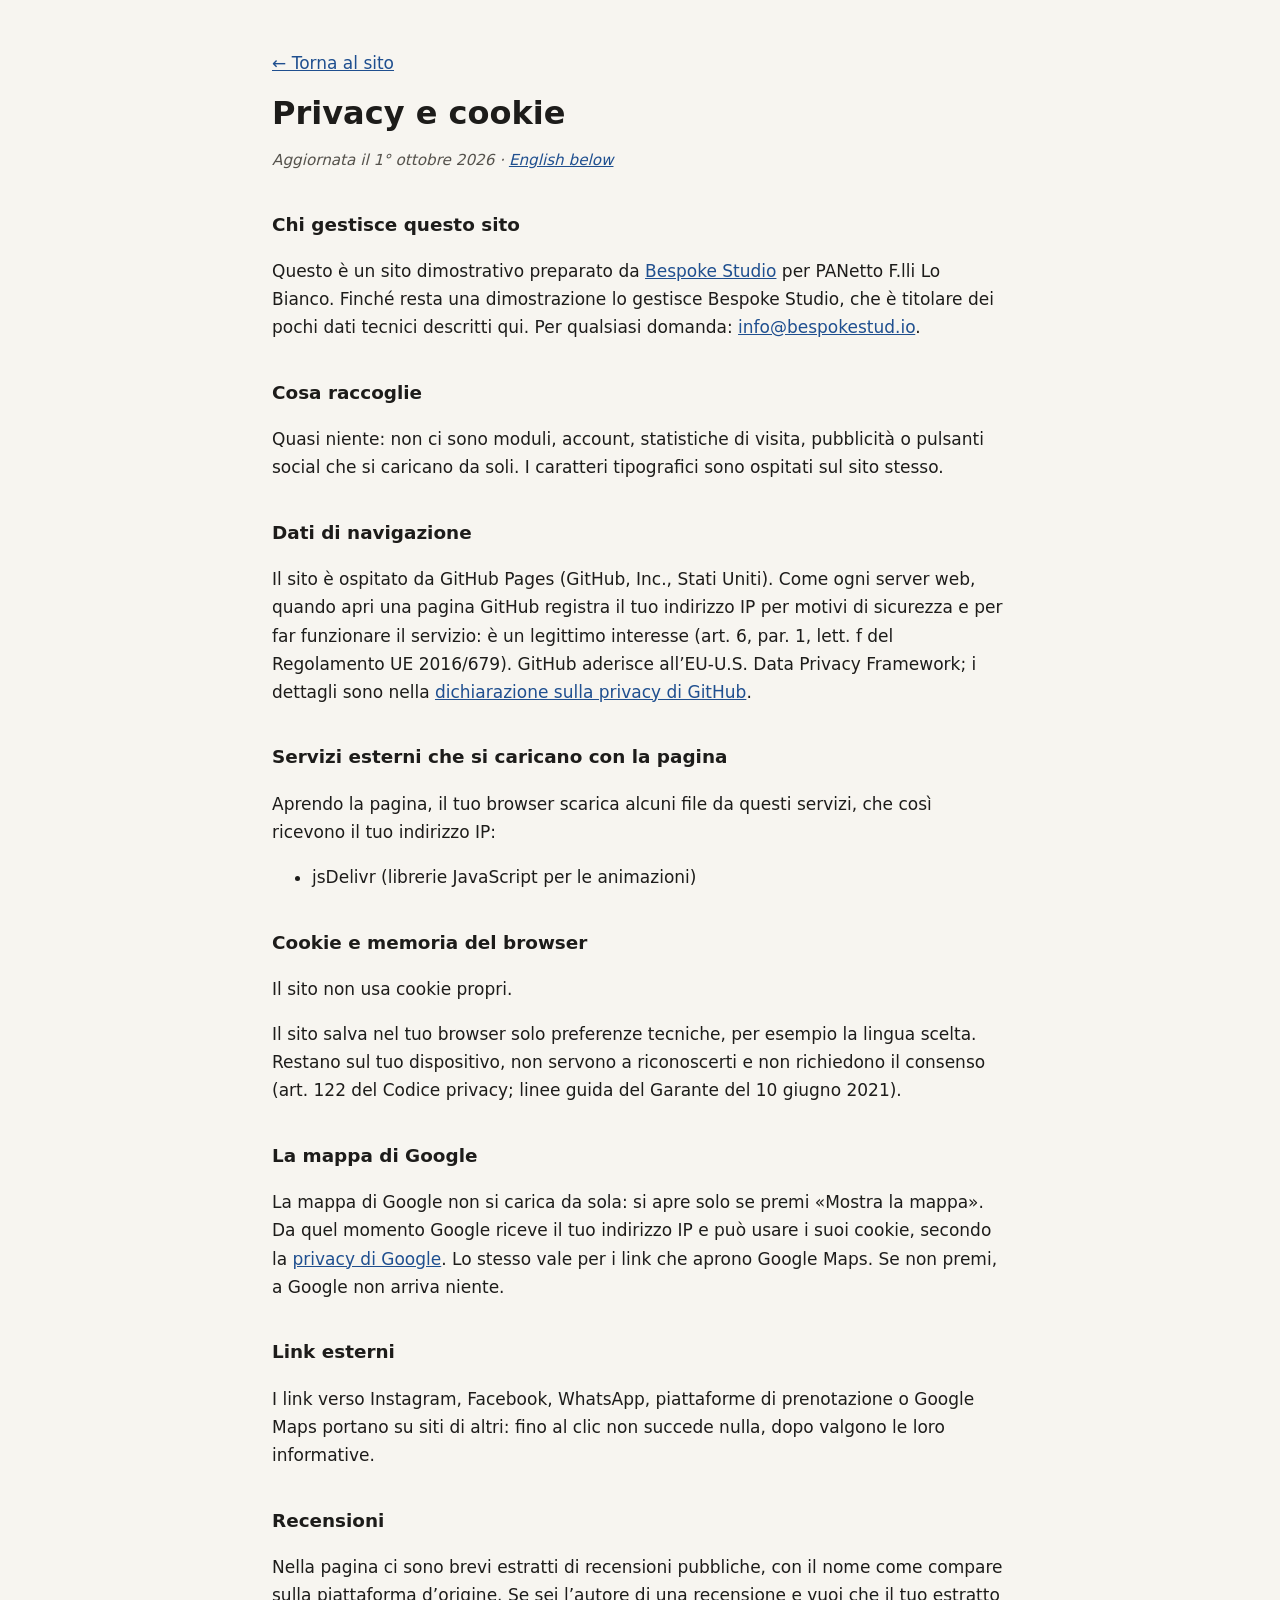
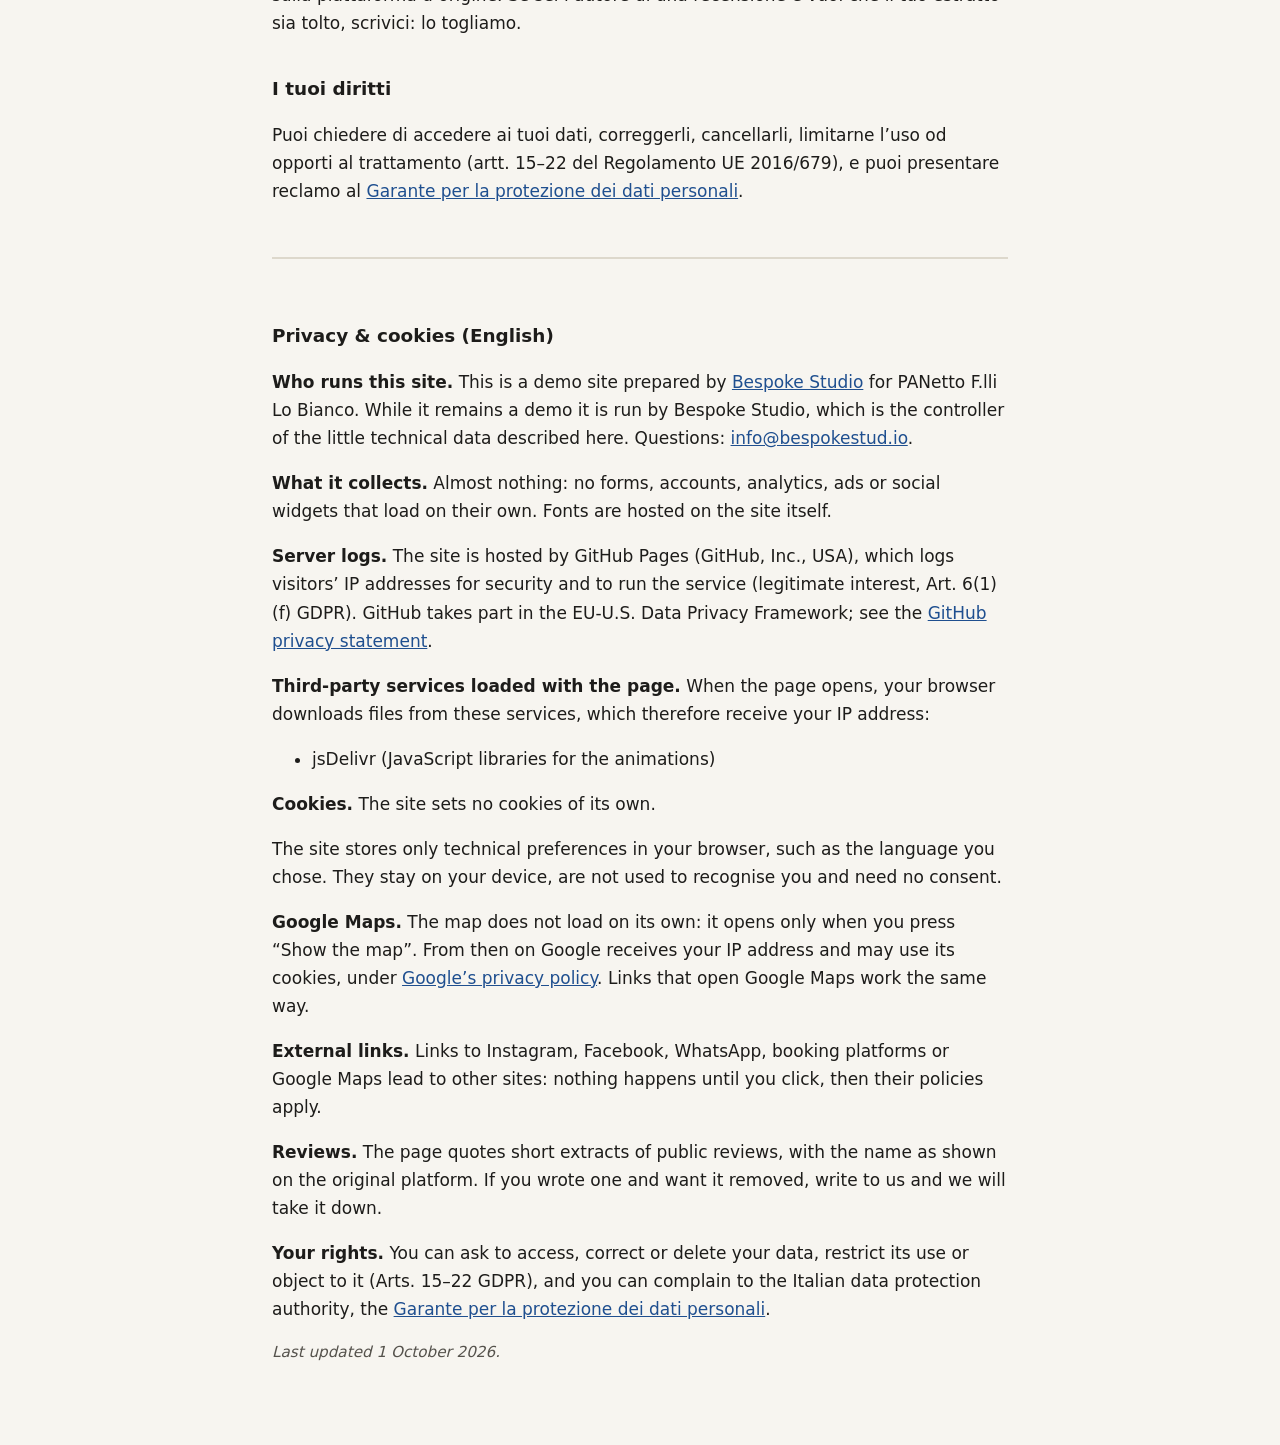
<file: privacy.html>
<!DOCTYPE html>
<html lang="it">
<head>
  <meta charset="UTF-8">
  <meta name="viewport" content="width=device-width, initial-scale=1.0">
  <meta name="robots" content="noindex">
  <title>Privacy e cookie · PANetto F.lli Lo Bianco</title>
  <meta name="description" content="Informativa privacy e cookie del sito PANetto F.lli Lo Bianco.">
  <style>
    body { margin: 0; background: #f7f5f0; color: #1d1c1a; font: 17px/1.65 system-ui, -apple-system, "Segoe UI", Roboto, sans-serif; }
    main { max-width: 46rem; margin: 0 auto; padding: 32px 20px 64px; }
    h1 { font-size: 2rem; line-height: 1.2; margin: 0.4em 0 0.2em; }
    h2 { font-size: 1.15rem; margin: 2em 0 0.4em; }
    a { color: #1f4f8f; }
    .data { color: #55524c; font-style: italic; font-size: 0.95rem; }
    .en { margin-top: 3em; padding-top: 1.5em; border-top: 2px solid #ddd8cc; }
    code { font-size: 0.9em; background: #ebe7dc; padding: 0 4px; border-radius: 3px; }
  </style>
</head>
<body>
<main>
  <p><a href="index.html">← Torna al sito</a></p>
  <h1>Privacy e cookie</h1>
  <p class="data">Aggiornata il 1° ottobre 2026 · <a href="#english" lang="en">English below</a></p>
  <h2>Chi gestisce questo sito</h2>
  <p>Questo è un sito dimostrativo preparato da <a href="https://bespokestud.io" rel="noopener">Bespoke Studio</a> per PANetto F.lli Lo Bianco. Finché resta una dimostrazione lo gestisce Bespoke Studio, che è titolare dei pochi dati tecnici descritti qui. Per qualsiasi domanda: <a href="mailto:info@bespokestud.io">info@bespokestud.io</a>.</p>
  <h2>Cosa raccoglie</h2>
  <p>Quasi niente: non ci sono moduli, account, statistiche di visita, pubblicità o pulsanti social che si caricano da soli. I caratteri tipografici sono ospitati sul sito stesso.</p>
  <h2>Dati di navigazione</h2>
  <p>Il sito è ospitato da GitHub Pages (GitHub, Inc., Stati Uniti). Come ogni server web, quando apri una pagina GitHub registra il tuo indirizzo IP per motivi di sicurezza e per far funzionare il servizio: è un legittimo interesse (art. 6, par. 1, lett. f del Regolamento UE 2016/679). GitHub aderisce all’EU-U.S. Data Privacy Framework; i dettagli sono nella <a href="https://docs.github.com/site-policy/privacy-policies/github-general-privacy-statement" rel="noopener">dichiarazione sulla privacy di GitHub</a>.</p>
  <h2>Servizi esterni che si caricano con la pagina</h2>
  <p>Aprendo la pagina, il tuo browser scarica alcuni file da questi servizi, che così ricevono il tuo indirizzo IP:</p>
  <ul><li>jsDelivr (librerie JavaScript per le animazioni)</li></ul>
  <h2>Cookie e memoria del browser</h2>
  <p>Il sito non usa cookie propri.</p>
  <p>Il sito salva nel tuo browser solo preferenze tecniche, per esempio la lingua scelta. Restano sul tuo dispositivo, non servono a riconoscerti e non richiedono il consenso (art. 122 del Codice privacy; linee guida del Garante del 10 giugno 2021).</p>
  <h2>La mappa di Google</h2>
  <p>La mappa di Google non si carica da sola: si apre solo se premi «Mostra la mappa». Da quel momento Google riceve il tuo indirizzo IP e può usare i suoi cookie, secondo la <a href="https://policies.google.com/privacy?hl=it" rel="noopener">privacy di Google</a>. Lo stesso vale per i link che aprono Google Maps. Se non premi, a Google non arriva niente.</p>
  <h2>Link esterni</h2>
  <p>I link verso Instagram, Facebook, WhatsApp, piattaforme di prenotazione o Google Maps portano su siti di altri: fino al clic non succede nulla, dopo valgono le loro informative.</p>
  <h2>Recensioni</h2>
  <p>Nella pagina ci sono brevi estratti di recensioni pubbliche, con il nome come compare sulla piattaforma d’origine. Se sei l’autore di una recensione e vuoi che il tuo estratto sia tolto, scrivici: lo togliamo.</p>
  <h2>I tuoi diritti</h2>
  <p>Puoi chiedere di accedere ai tuoi dati, correggerli, cancellarli, limitarne l’uso od opporti al trattamento (artt. 15–22 del Regolamento UE 2016/679), e puoi presentare reclamo al <a href="https://www.garanteprivacy.it" rel="noopener">Garante per la protezione dei dati personali</a>.</p>
  <div class="en" id="english" lang="en">
    <h2>Privacy &amp; cookies (English)</h2>
    <p><strong>Who runs this site.</strong> This is a demo site prepared by <a href="https://bespokestud.io" rel="noopener">Bespoke Studio</a> for PANetto F.lli Lo Bianco. While it remains a demo it is run by Bespoke Studio, which is the controller of the little technical data described here. Questions: <a href="mailto:info@bespokestud.io">info@bespokestud.io</a>.</p>
    <p><strong>What it collects.</strong> Almost nothing: no forms, accounts, analytics, ads or social widgets that load on their own. Fonts are hosted on the site itself.</p>
    <p><strong>Server logs.</strong> The site is hosted by GitHub Pages (GitHub, Inc., USA), which logs visitors’ IP addresses for security and to run the service (legitimate interest, Art. 6(1)(f) GDPR). GitHub takes part in the EU-U.S. Data Privacy Framework; see the <a href="https://docs.github.com/site-policy/privacy-policies/github-general-privacy-statement" rel="noopener">GitHub privacy statement</a>.</p>
    <p><strong>Third-party services loaded with the page.</strong> When the page opens, your browser downloads files from these services, which therefore receive your IP address:</p><ul><li>jsDelivr (JavaScript libraries for the animations)</li></ul>
    <p><strong>Cookies.</strong> The site sets no cookies of its own.</p>
    <p>The site stores only technical preferences in your browser, such as the language you chose. They stay on your device, are not used to recognise you and need no consent.</p>
    <p><strong>Google Maps.</strong> The map does not load on its own: it opens only when you press “Show the map”. From then on Google receives your IP address and may use its cookies, under <a href="https://policies.google.com/privacy?hl=en" rel="noopener">Google’s privacy policy</a>. Links that open Google Maps work the same way.</p>
    <p><strong>External links.</strong> Links to Instagram, Facebook, WhatsApp, booking platforms or Google Maps lead to other sites: nothing happens until you click, then their policies apply.</p>
    <p><strong>Reviews.</strong> The page quotes short extracts of public reviews, with the name as shown on the original platform. If you wrote one and want it removed, write to us and we will take it down.</p>
    <p><strong>Your rights.</strong> You can ask to access, correct or delete your data, restrict its use or object to it (Arts. 15–22 GDPR), and you can complain to the Italian data protection authority, the <a href="https://www.garanteprivacy.it" rel="noopener">Garante per la protezione dei dati personali</a>.</p>
    <p class="data">Last updated 1 October 2026.</p>
  </div>
</main>
</body>
</html>
</file>
